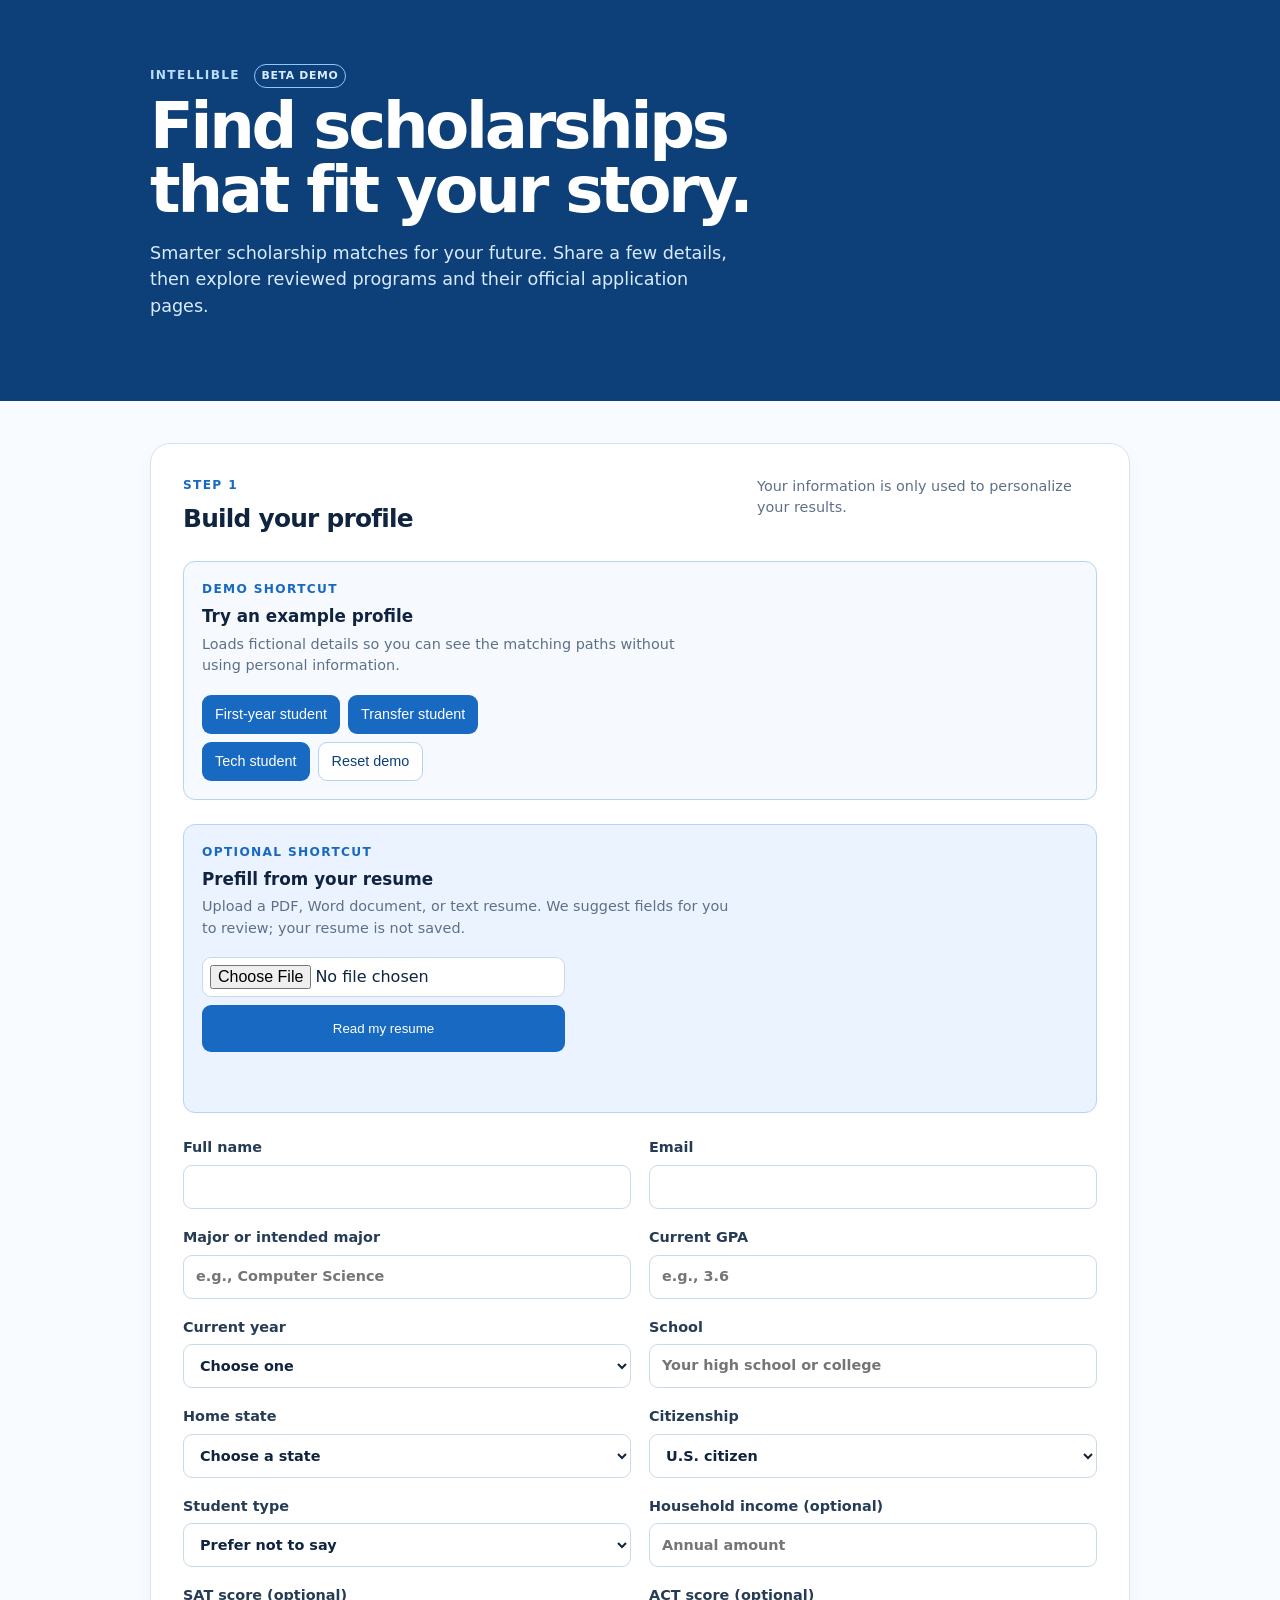
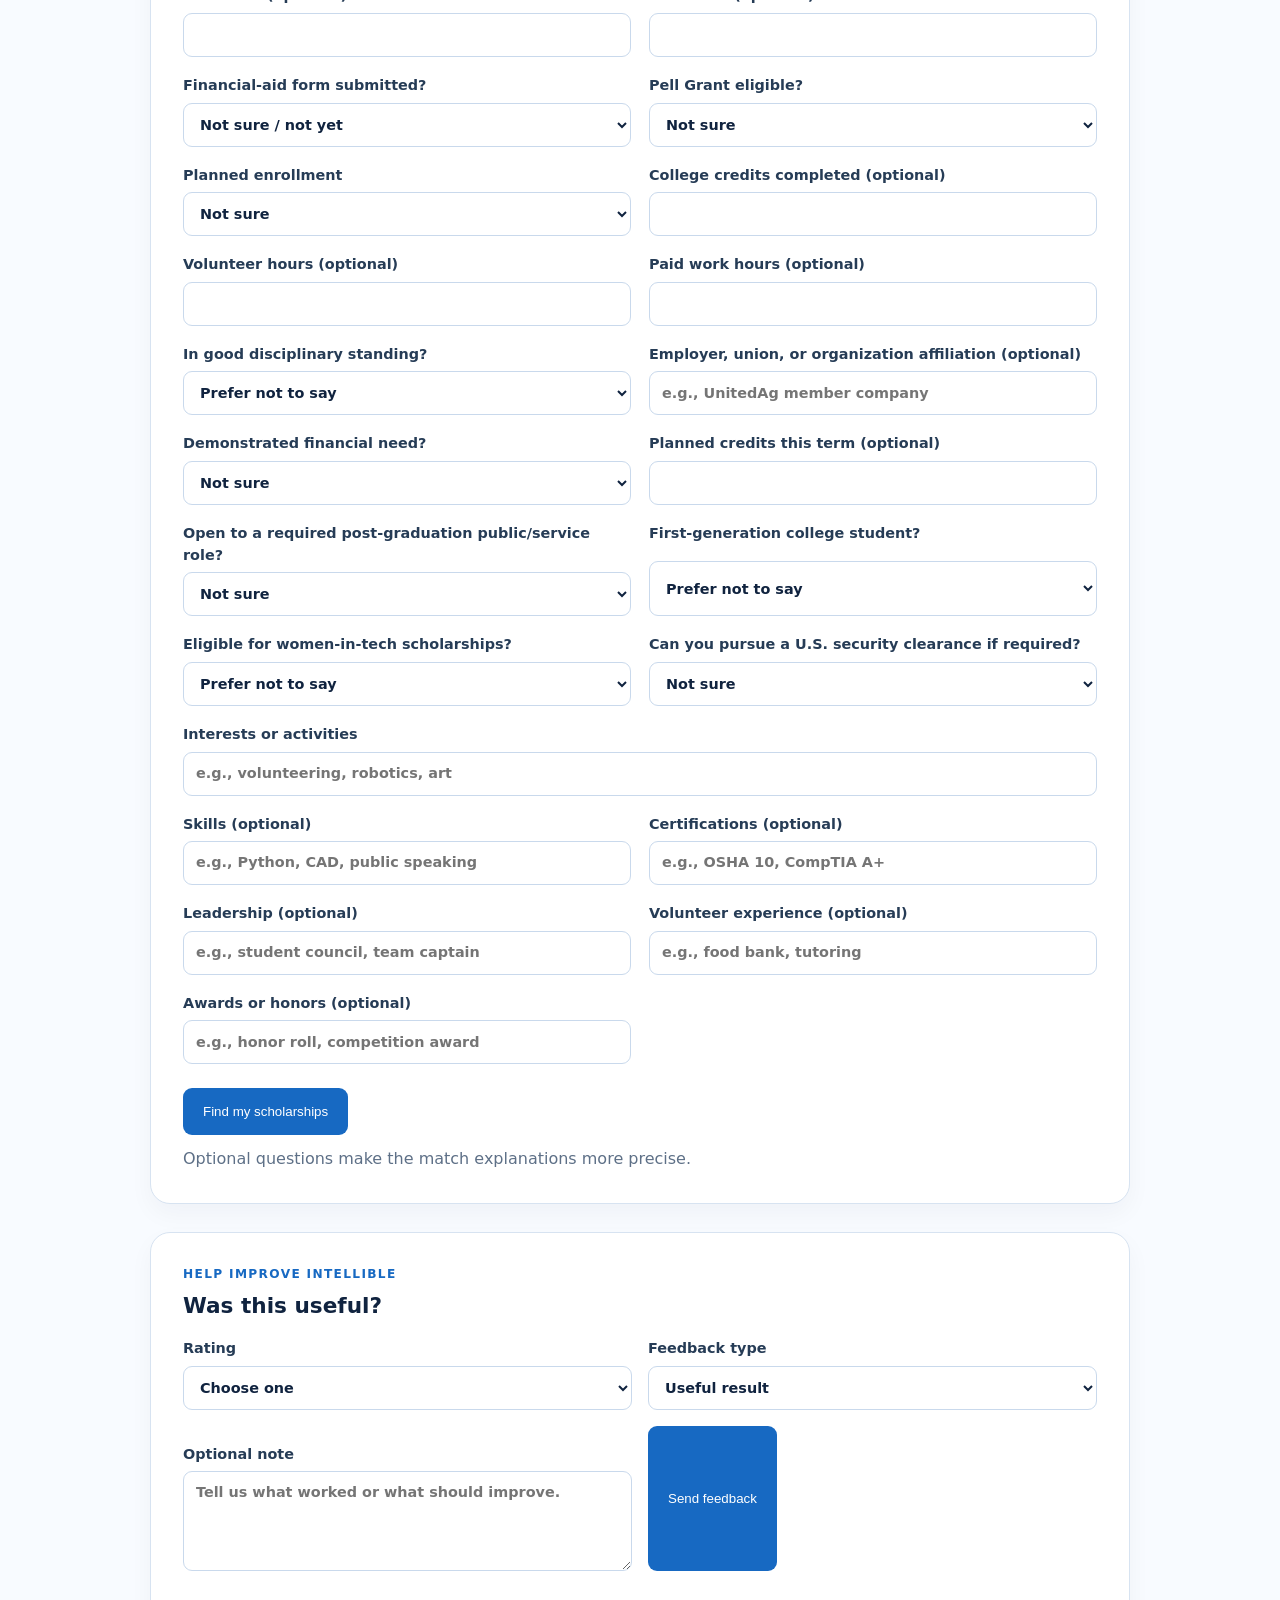
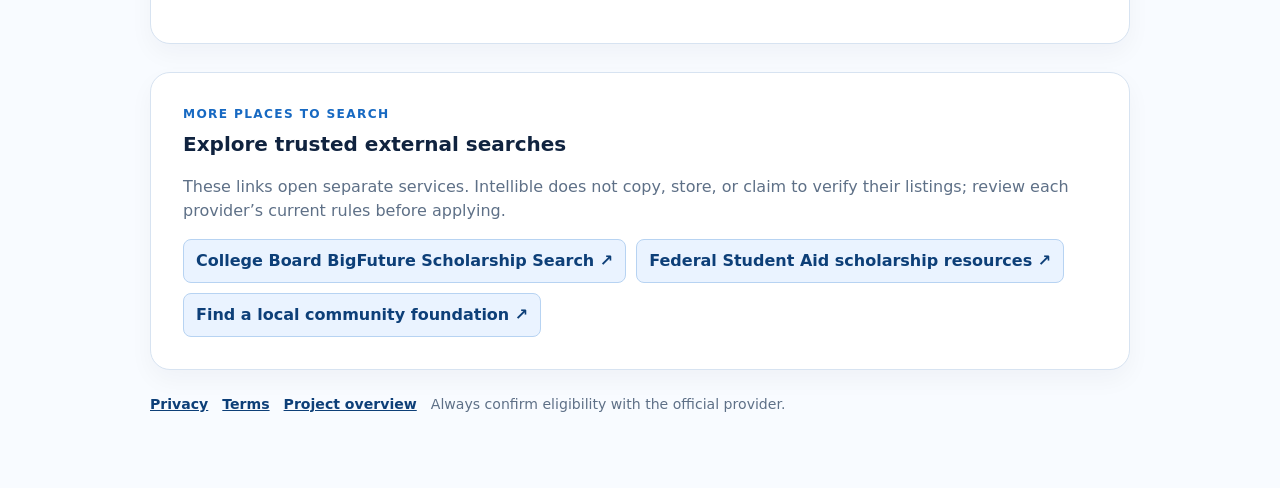
<file: frontend/index.html>
<!doctype html>
<html lang="en">
  <head>
    <meta charset="utf-8" />
    <meta name="viewport" content="width=device-width, initial-scale=1" />
    <title>Intellible | Smarter scholarship matches</title>
    <link rel="stylesheet" href="styles.css" />
  </head>
  <body>
    <header class="hero">
      <p class="eyebrow">Intellible <span class="beta-badge">Beta demo</span></p>
      <h1>Find scholarships that fit your story.</h1>
      <p class="hero-copy">Smarter scholarship matches for your future. Share a few details, then explore reviewed programs and their official application pages.</p>
    </header>

    <main>
      <section class="panel" aria-labelledby="profile-heading">
        <div class="section-heading">
          <div>
            <p class="eyebrow">Step 1</p>
            <h2 id="profile-heading">Build your profile</h2>
          </div>
          <p class="hint">Your information is only used to personalize your results.</p>
        </div>

        <section class="demo-profiles" aria-labelledby="demo-profiles-heading">
          <div><p class="eyebrow">Demo shortcut</p><h3 id="demo-profiles-heading">Try an example profile</h3><p>Loads fictional details so you can see the matching paths without using personal information.</p></div>
          <div class="example-buttons"><button type="button" data-example="first-year">First-year student</button><button type="button" data-example="transfer">Transfer student</button><button type="button" data-example="tech">Tech student</button><button type="button" id="reset-demo-button" class="secondary-button">Reset demo</button></div>
        </section>
        <form id="profile-form">
          <div class="resume-prefill" aria-labelledby="resume-heading">
            <div>
              <p class="eyebrow">Optional shortcut</p>
              <h3 id="resume-heading">Prefill from your resume</h3>
              <p>Upload a PDF, Word document, or text resume. We suggest fields for you to review; your resume is not saved.</p>
            </div>
            <div class="resume-actions">
              <input id="resume-upload" type="file" accept=".pdf,.docx,.txt,application/pdf,application/vnd.openxmlformats-officedocument.wordprocessingml.document,text/plain" aria-label="Upload resume" />
              <button type="button" id="resume-prefill-button">Read my resume</button>
            </div>
            <p class="resume-status" id="resume-status" role="status"></p>
          </div>
          <div class="form-grid">
            <label>Full name<input name="name" required autocomplete="name" /></label>
            <label>Email<input name="email" type="email" required autocomplete="email" /></label>
            <label>Major or intended major<input name="major" required placeholder="e.g., Computer Science" /></label>
            <label>Current GPA<input name="gpa" required inputmode="decimal" placeholder="e.g., 3.6" /></label>
            <label>Current year<select name="year" required><option value="">Choose one</option><option>High school senior</option><option>College freshman</option><option>College sophomore</option><option>College junior</option><option>College senior</option></select></label>
            <label>School<input name="university" required placeholder="Your high school or college" /></label>
            <label>Home state<select name="state" required><option value="">Choose a state</option></select></label>
            <label>Citizenship<select name="citizenship" required><option value="US">U.S. citizen</option><option value="Permanent resident">Permanent resident</option><option value="Other">Other / not listed</option></select></label>
            <label>Student type<select name="student_type"><option value="">Prefer not to say</option><option value="first_year">First-year / incoming student</option><option value="transfer">Transfer student</option><option value="current">Current college student</option><option value="graduate">Graduate student</option></select></label>
            <label>Household income (optional)<input name="household_income" type="number" min="0" placeholder="Annual amount" /></label>
            <label>SAT score (optional)<input name="sat_score" type="number" min="400" max="1600" /></label>
            <label>ACT score (optional)<input name="act_score" type="number" min="1" max="36" /></label>
            <label>Financial-aid form submitted?<select name="financial_aid_submitted"><option value="">Not sure / not yet</option><option value="true">Yes</option><option value="false">No</option></select></label>
            <label>Pell Grant eligible?<select name="pell_eligible"><option value="">Not sure</option><option value="true">Yes</option><option value="false">No</option></select></label>
            <label>Planned enrollment<select name="enrollment_status"><option value="">Not sure</option><option value="full_time">Full time</option><option value="part_time">Part time</option></select></label>
            <label>College credits completed (optional)<input name="completed_credits" type="number" min="0" /></label>
            <label>Volunteer hours (optional)<input name="volunteer_hours" type="number" min="0" /></label>
            <label>Paid work hours (optional)<input name="work_hours" type="number" min="0" /></label>
            <label>In good disciplinary standing?<select name="disciplinary_good_standing"><option value="">Prefer not to say</option><option value="true">Yes</option><option value="false">No</option></select></label>
            <label>Employer, union, or organization affiliation (optional)<input name="affiliations" placeholder="e.g., UnitedAg member company" /></label>
            <label>Demonstrated financial need?<select name="demonstrated_financial_need"><option value="">Not sure</option><option value="true">Yes</option><option value="false">No</option></select></label>
            <label>Planned credits this term (optional)<input name="planned_term_credits" type="number" min="0" /></label>
            <label>Open to a required post-graduation public/service role?<select name="accepts_service_commitment"><option value="">Not sure</option><option value="true">Yes</option><option value="false">No</option></select></label>
            <label>First-generation college student?<select name="is_first_generation"><option value="">Prefer not to say</option><option value="true">Yes</option><option value="false">No</option></select></label>
            <label>Eligible for women-in-tech scholarships?<select name="eligible_for_women_tech_scholarships"><option value="">Prefer not to say</option><option value="true">Yes</option><option value="false">No</option></select></label>
            <label>Can you pursue a U.S. security clearance if required?<select name="can_seek_security_clearance"><option value="">Not sure</option><option value="true">Yes</option><option value="false">No</option></select></label>
          </div>
          <label class="full-width">Interests or activities<input name="interests" required placeholder="e.g., volunteering, robotics, art" /></label>
          <div class="form-grid additional-details">
            <label>Skills (optional)<input name="skills" placeholder="e.g., Python, CAD, public speaking" /></label>
            <label>Certifications (optional)<input name="certifications" placeholder="e.g., OSHA 10, CompTIA A+" /></label>
            <label>Leadership (optional)<input name="leadership" placeholder="e.g., student council, team captain" /></label>
            <label>Volunteer experience (optional)<input name="volunteer" placeholder="e.g., food bank, tutoring" /></label>
            <label>Awards or honors (optional)<input name="awards" placeholder="e.g., honor roll, competition award" /></label>
          </div>
          <button type="submit" id="submit-button">Find my scholarships</button>
          <button type="button" id="delete-profile-button" class="delete-profile-button" hidden>Delete my saved profile</button>
          <p class="status" id="status" role="status">Optional questions make the match explanations more precise.</p>
        </form>
      </section>

      <section id="results" class="results" aria-live="polite" hidden>
        <div class="section-heading">
          <div><p class="eyebrow">Step 2</p><h2>Your matches</h2></div>
          <p class="hint" id="result-count"></p>
        </div>
        <section id="in-state-group" class="result-group" hidden>
          <h3>In-state pathway</h3>
          <p>Scholarships and programs specifically available in your home state.</p>
          <div id="in-state-list" class="match-list"></div>
        </section>
        <section id="transfer-group" class="result-group" hidden>
          <h3>Transfer pathway</h3>
          <p>Programs that specifically welcome transfer students.</p>
          <div id="transfer-list" class="match-list"></div>
        </section>
        <section id="other-group" class="result-group" hidden>
          <h3>More eligible opportunities</h3>
          <p>Programs that fit your profile but are not limited to either pathway above.</p>
          <div id="other-list" class="match-list"></div>
        </section>
        <div id="empty-results" class="empty-results" hidden><h3>No confirmed matches yet</h3><p>We only show opportunities when the structured requirements are confirmed from your profile. Add optional details such as financial-aid status, student type, credits, or affiliations, then try again.</p></div>
      </section>

      <section class="feedback-panel" aria-labelledby="feedback-heading">
        <p class="eyebrow">Help improve Intellible</p><h2 id="feedback-heading">Was this useful?</h2>
        <form id="feedback-form" class="feedback-form"><label>Rating<select name="rating" required><option value="">Choose one</option><option value="5">5 — very useful</option><option value="4">4 — useful</option><option value="3">3 — okay</option><option value="2">2 — not very useful</option><option value="1">1 — not useful</option></select></label><label>Feedback type<select name="category" required><option value="useful">Useful result</option><option value="incorrect_match">Incorrect match</option><option value="missing_scholarship">Missing scholarship</option><option value="other">Other</option></select></label><label class="full-width">Optional note<textarea name="comment" maxlength="1000" placeholder="Tell us what worked or what should improve."></textarea></label><button type="submit">Send feedback</button><p class="status" id="feedback-status" role="status"></p></form>
      </section>

      <section class="external-searches" aria-labelledby="external-searches-heading">
        <p class="eyebrow">More places to search</p>
        <h2 id="external-searches-heading">Explore trusted external searches</h2>
        <p>These links open separate services. Intellible does not copy, store, or claim to verify their listings; review each provider’s current rules before applying.</p>
        <div class="external-links">
          <a href="https://bigfuture.collegeboard.org/pay-for-college/scholarship-directory" target="_blank" rel="noreferrer">College Board BigFuture Scholarship Search <span aria-hidden="true">↗</span></a>
          <a href="https://studentaid.gov/articles/scholarship-tips/" target="_blank" rel="noreferrer">Federal Student Aid scholarship resources <span aria-hidden="true">↗</span></a>
          <a href="https://cof.org/page/community-foundation-locator" target="_blank" rel="noreferrer">Find a local community foundation <span aria-hidden="true">↗</span></a>
        </div>
      </section>
      <footer class="site-footer"><a href="privacy.html">Privacy</a><a href="terms.html">Terms</a><a href="project-overview.html">Project overview</a><span>Always confirm eligibility with the official provider.</span></footer>
    </main>
    <template id="match-template">
      <article class="match-card">
        <div class="match-top"><div><p class="provider"></p><h3></h3></div><span class="score"></span></div>
        <p class="amount"></p><p class="description"></p>
        <div class="reasons"></div>
        <div class="unassessed-requirements" hidden></div>
        <div class="no-application-note" hidden></div>
        <div class="application-prep" hidden></div>
        <button class="prepare-button" type="button">Prepare to apply</button>
        <a class="apply-link" target="_blank" rel="noreferrer">Visit official application page <span aria-hidden="true">↗</span></a>
      </article>
    </template>
    <script src="config.js"></script>
    <script src="app.js"></script>
  </body>
</html>
</file>
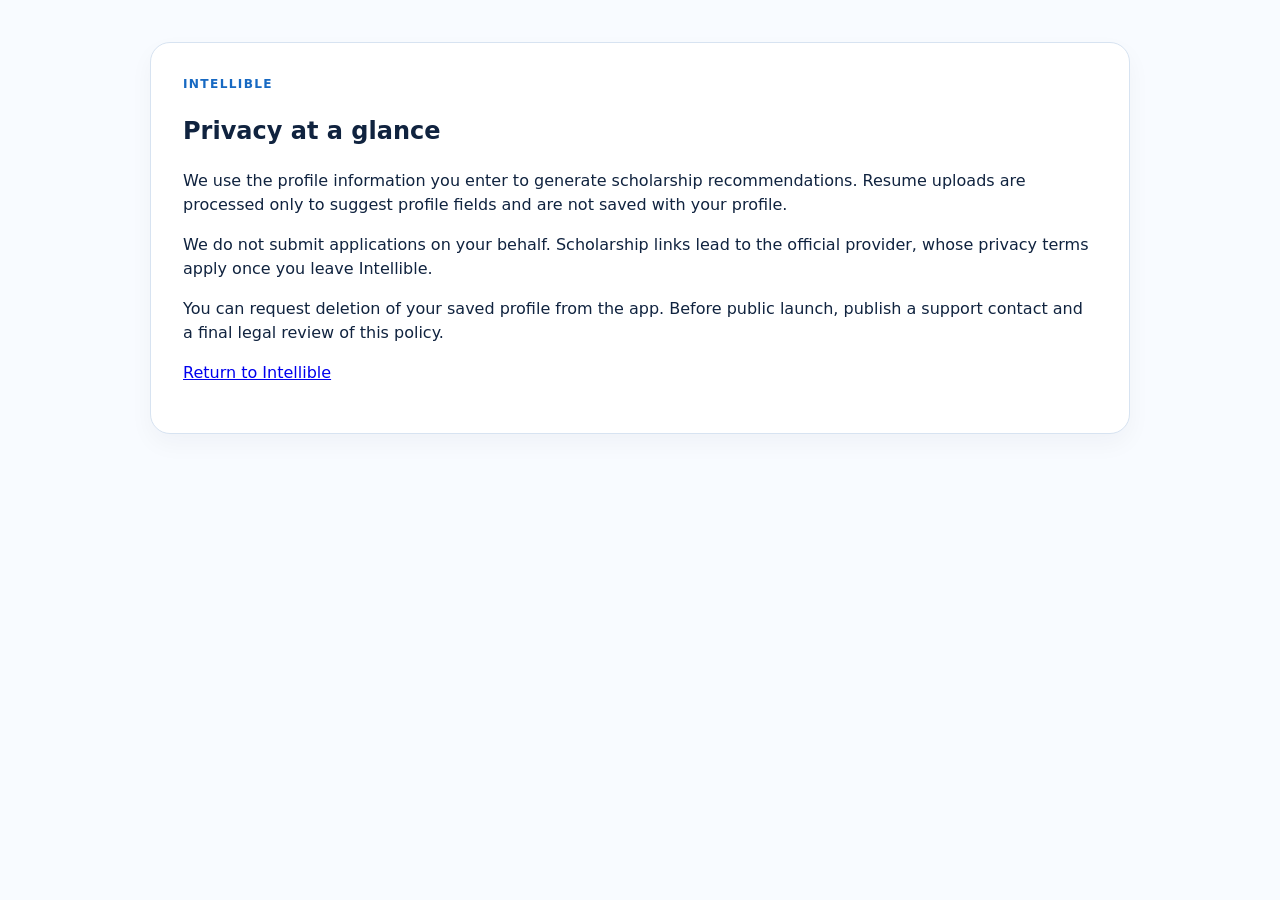
<file: frontend/privacy.html>
<!doctype html>
<html lang="en"><head><meta charset="utf-8"><meta name="viewport" content="width=device-width,initial-scale=1"><title>Intellible Privacy</title><link rel="stylesheet" href="styles.css"></head><body><main><section class="panel"><p class="eyebrow">Intellible</p><h1>Privacy at a glance</h1><p>We use the profile information you enter to generate scholarship recommendations. Resume uploads are processed only to suggest profile fields and are not saved with your profile.</p><p>We do not submit applications on your behalf. Scholarship links lead to the official provider, whose privacy terms apply once you leave Intellible.</p><p>You can request deletion of your saved profile from the app. Before public launch, publish a support contact and a final legal review of this policy.</p><p><a href="index.html">Return to Intellible</a></p></section></main></body></html>
</file>
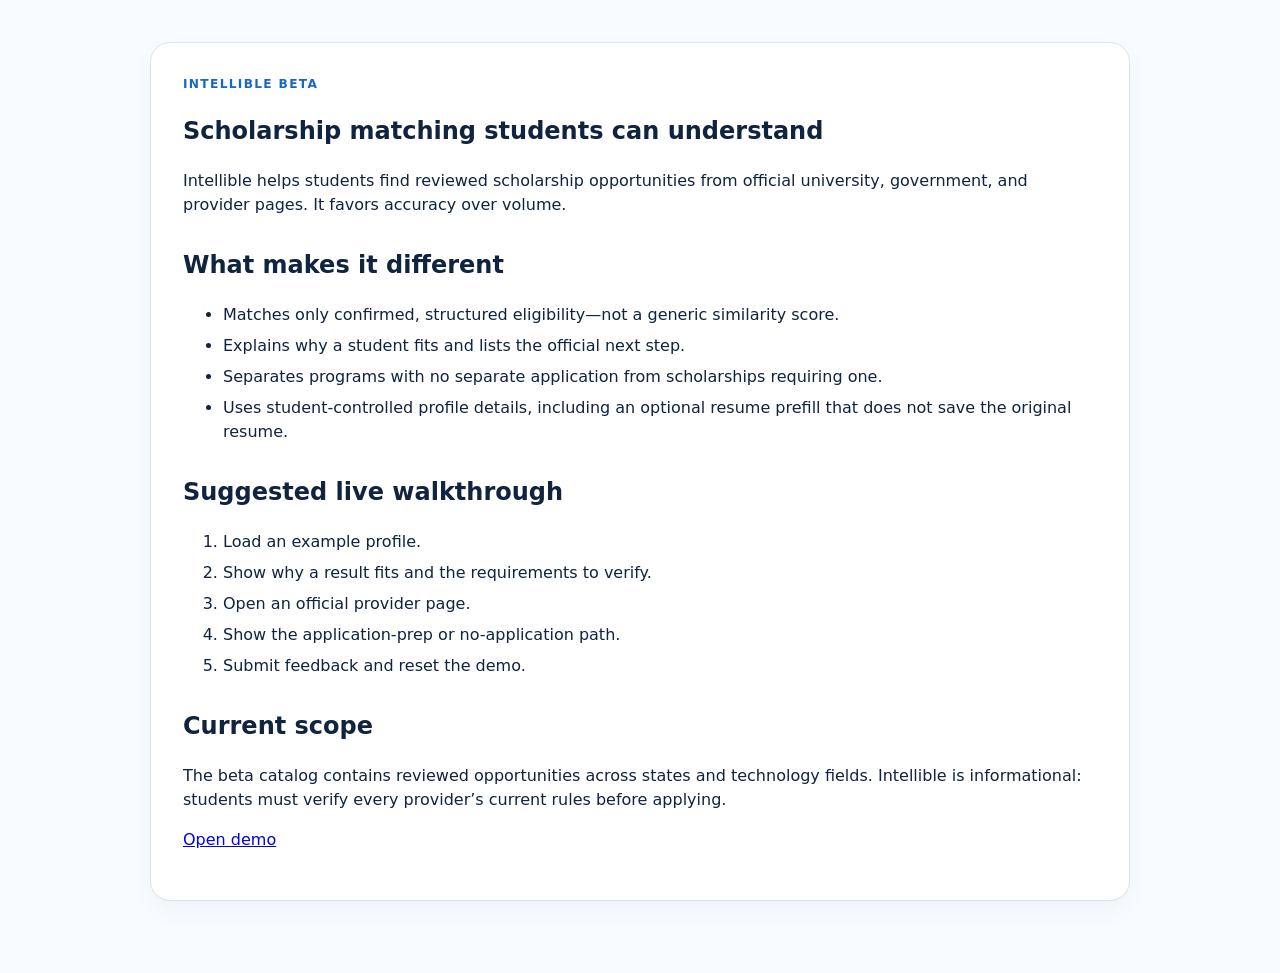
<file: frontend/project-overview.html>
<!doctype html><html lang="en"><head><meta charset="utf-8"><meta name="viewport" content="width=device-width,initial-scale=1"><title>Intellible | Project overview</title><link rel="stylesheet" href="styles.css"></head><body><main><section class="panel overview"><p class="eyebrow">Intellible beta</p><h1>Scholarship matching students can understand</h1><p>Intellible helps students find reviewed scholarship opportunities from official university, government, and provider pages. It favors accuracy over volume.</p><h2>What makes it different</h2><ul><li>Matches only confirmed, structured eligibility—not a generic similarity score.</li><li>Explains why a student fits and lists the official next step.</li><li>Separates programs with no separate application from scholarships requiring one.</li><li>Uses student-controlled profile details, including an optional resume prefill that does not save the original resume.</li></ul><h2>Suggested live walkthrough</h2><ol><li>Load an example profile.</li><li>Show why a result fits and the requirements to verify.</li><li>Open an official provider page.</li><li>Show the application-prep or no-application path.</li><li>Submit feedback and reset the demo.</li></ol><h2>Current scope</h2><p>The beta catalog contains reviewed opportunities across states and technology fields. Intellible is informational: students must verify every provider’s current rules before applying.</p><p><a href="index.html">Open demo</a></p></section></main></body></html>
</file>
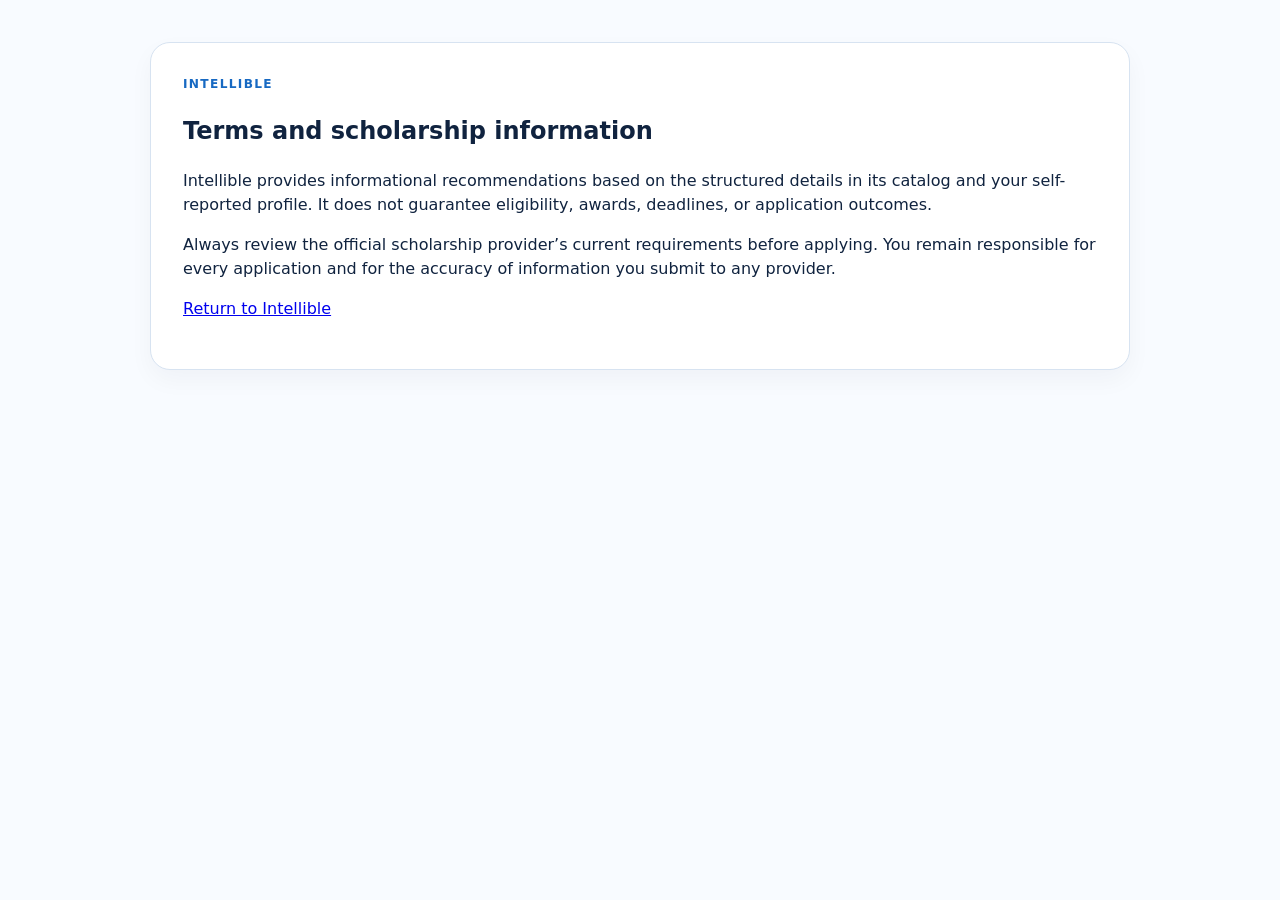
<file: frontend/terms.html>
<!doctype html>
<html lang="en"><head><meta charset="utf-8"><meta name="viewport" content="width=device-width,initial-scale=1"><title>Intellible Terms</title><link rel="stylesheet" href="styles.css"></head><body><main><section class="panel"><p class="eyebrow">Intellible</p><h1>Terms and scholarship information</h1><p>Intellible provides informational recommendations based on the structured details in its catalog and your self-reported profile. It does not guarantee eligibility, awards, deadlines, or application outcomes.</p><p>Always review the official scholarship provider’s current requirements before applying. You remain responsible for every application and for the accuracy of information you submit to any provider.</p><p><a href="index.html">Return to Intellible</a></p></section></main></body></html>
</file>
<file: frontend/styles.css>
:root { --ink:#10233f; --blue:#1769c2; --blue-dark:#0d3f78; --blue-soft:#eaf3ff; --paper:#f8fbff; --line:#d7e3f1; --muted:#5e7087; }
* { box-sizing:border-box; }
body { margin:0; background:var(--paper); color:var(--ink); font:16px/1.5 system-ui,-apple-system,BlinkMacSystemFont,"Segoe UI",sans-serif; }
.hero { padding:64px max(24px,calc((100% - 980px)/2)); background:var(--blue-dark); color:white; }
.eyebrow { margin:0 0 6px; color:var(--blue); font-size:.76rem; font-weight:800; letter-spacing:.11em; text-transform:uppercase; }
.hero .eyebrow { color:#b9dcff; }.hero h1 { max-width:650px; margin:0; font-size:clamp(2.2rem,5vw,4.3rem); letter-spacing:-.05em; line-height:1; }.hero-copy { max-width:600px; color:#d9ebff; font-size:1.1rem; }
.beta-badge { display:inline-block; margin-left:8px; padding:3px 7px; border:1px solid #8cc8ff; border-radius:999px; color:#d9ebff; font-size:.68rem; letter-spacing:.06em; }
main { width:min(980px,calc(100% - 40px)); margin:42px auto 72px; }.panel,.results,.external-searches { padding:32px; border:1px solid var(--line); border-radius:20px; background:white; box-shadow:0 10px 25px #10233f0a; }.results,.external-searches { margin-top:28px; }
.section-heading { display:flex; justify-content:space-between; gap:24px; align-items:start; margin-bottom:24px; }.section-heading h2 { margin:0; font-size:1.55rem; letter-spacing:-.03em; }.hint { max-width:340px; margin:0; color:var(--muted); font-size:.9rem; }
.result-group { margin-top:28px; }.result-group:first-of-type { margin-top:0; }.result-group h3 { margin:0; font-size:1.1rem; }.result-group > p { margin:4px 0 14px; color:var(--muted); font-size:.9rem; }
.form-grid { display:grid; grid-template-columns:repeat(2,minmax(0,1fr)); gap:18px; } label { display:grid; gap:6px; color:#263c56; font-size:.9rem; font-weight:650; } input,select { width:100%; min-height:44px; padding:10px 12px; border:1px solid #c9d9ec; border-radius:9px; background:white; color:var(--ink); font:inherit; } input:focus,select:focus { outline:3px solid #c9e1ff; border-color:var(--blue); }.full-width { margin-top:18px; }button { margin-top:24px; min-height:47px; border:0; border-radius:9px; padding:0 20px; background:var(--blue); color:#fff; font:700 1rem inherit; cursor:pointer; }button:hover { background:#12549b; }button:disabled { cursor:wait; opacity:.7; }.status { min-height:24px; margin:12px 0 0; color:var(--muted); }.match-list { display:grid; gap:16px; }.match-card { padding:22px; border:1px solid var(--line); border-radius:14px; }.match-top { display:flex; gap:20px; justify-content:space-between; }.provider { margin:0; color:var(--blue); font-weight:700; }.match-card h3,.external-searches h2 { margin:3px 0 0; font-size:1.25rem; }.external-searches > p:not(.eyebrow) { color:var(--muted); }.external-links { display:flex; flex-wrap:wrap; gap:10px; }.external-links a { padding:9px 12px; border:1px solid #b7d3f2; border-radius:8px; color:var(--blue-dark); background:var(--blue-soft); font-weight:700; text-decoration:none; }.external-links a:hover { background:#dcecff; }.score { flex:none; align-self:start; padding:5px 9px; background:var(--blue-soft); border-radius:999px; color:var(--blue-dark); font-size:.82rem; font-weight:800; }.amount { margin:13px 0 5px; font-weight:750; }.description { margin:0; color:var(--muted); }.reasons { margin:16px 0; }.reasons ul { margin:0; padding-left:20px; }.unassessed-requirements { margin:16px 0; padding:12px 14px; border-left:3px solid #1d70c9; border-radius:0 8px 8px 0; background:#eef6ff; color:#294865; font-size:.9rem; }.unassessed-requirements p { margin:5px 0 0; }.apply-link { display:inline-block; color:var(--blue); font-weight:800; text-decoration:none; }.apply-link:hover { text-decoration:underline; }
.additional-details { margin-top:18px; }
.demo-profiles { display:flex; flex-wrap:wrap; justify-content:space-between; gap:18px; margin:0 0 24px; padding:18px; border:1px solid #b7d3f2; border-radius:12px; background:#f6faff; }.demo-profiles h3 { margin:0; font-size:1.05rem; }.demo-profiles p:not(.eyebrow) { max-width:510px; margin:4px 0 0; color:var(--muted); font-size:.9rem; }.example-buttons { display:flex; flex-wrap:wrap; align-content:flex-start; gap:8px; max-width:390px; }.example-buttons button { margin:0; min-height:39px; padding:0 13px; font-size:.9rem; }.secondary-button { background:white; color:var(--blue-dark); border:1px solid #b7d3f2; }.secondary-button:hover { background:var(--blue-soft); }
.resume-prefill { display:flex; flex-wrap:wrap; justify-content:space-between; gap:18px; margin:0 0 24px; padding:18px; border:1px solid #b7d3f2; border-radius:12px; background:var(--blue-soft); }
.resume-prefill h3 { margin:0; font-size:1.05rem; }.resume-prefill p:not(.eyebrow) { max-width:530px; margin:4px 0 0; color:var(--muted); font-size:.9rem; }
.resume-actions { display:flex; flex-direction:column; gap:8px; min-width:230px; }.resume-actions input { min-height:auto; padding:7px; background:white; }.resume-actions button { margin:0; }.resume-status { flex-basis:100%; min-height:20px; margin:0; color:var(--muted); font-size:.9rem; }
.application-prep { margin:16px 0; padding:12px 14px; border-left:3px solid #1d70c9; border-radius:0 8px 8px 0; background:#eef6ff; color:#294865; font-size:.9rem; }.application-prep p { margin:5px 0 0; }
.empty-results { margin-top:24px; padding:18px; border-radius:12px; background:var(--blue-soft); color:#294865; }.empty-results h3 { margin:0; }.empty-results p { margin:5px 0 0; }
.feedback-panel { margin-top:28px; padding:32px; border:1px solid var(--line); border-radius:20px; background:white; box-shadow:0 10px 25px #10233f0a; }.feedback-panel h2 { margin:0 0 16px; font-size:1.35rem; }.feedback-form { display:grid; grid-template-columns:repeat(2,minmax(0,1fr)); gap:16px; }.feedback-form button { justify-self:start; margin:0; }.feedback-form .status { align-self:end; margin:0; }.feedback-form textarea { min-height:100px; padding:10px 12px; border:1px solid #c9d9ec; border-radius:9px; font:inherit; resize:vertical; }
.no-application-note { margin:16px 0; padding:12px 14px; border-left:3px solid #1769c2; border-radius:0 8px 8px 0; background:#eef6ff; color:#294865; font-size:.9rem; }.no-application-note p { margin:5px 0 0; }
.prepare-button { margin:0 12px 0 0; min-height:39px; padding:0 14px; background:var(--blue-soft); color:var(--blue-dark); border:1px solid #b7d3f2; }.prepare-button:hover { background:#dcecff; }
.delete-profile-button { margin-left:10px; background:white; color:#a12622; border:1px solid #e4b8b5; }.delete-profile-button:hover { background:#fff2f1; }
.site-footer { display:flex; flex-wrap:wrap; gap:14px; margin:24px 0 0; color:var(--muted); font-size:.88rem; }.site-footer a { color:var(--blue-dark); font-weight:700; }.overview h2 { margin-top:30px; }.overview li { margin-bottom:7px; }
@media (max-width:680px) { .hero{padding-top:46px;padding-bottom:46px}.panel,.results,.feedback-panel{padding:22px}.form-grid,.feedback-form{grid-template-columns:1fr}.section-heading{display:block}.hint{margin-top:8px}.match-top{display:block}.score{display:inline-block;margin-top:12px}.demo-profiles{display:block}.example-buttons{margin-top:14px}.resume-actions{min-width:100%}.feedback-form button{width:100%} }
</file>
